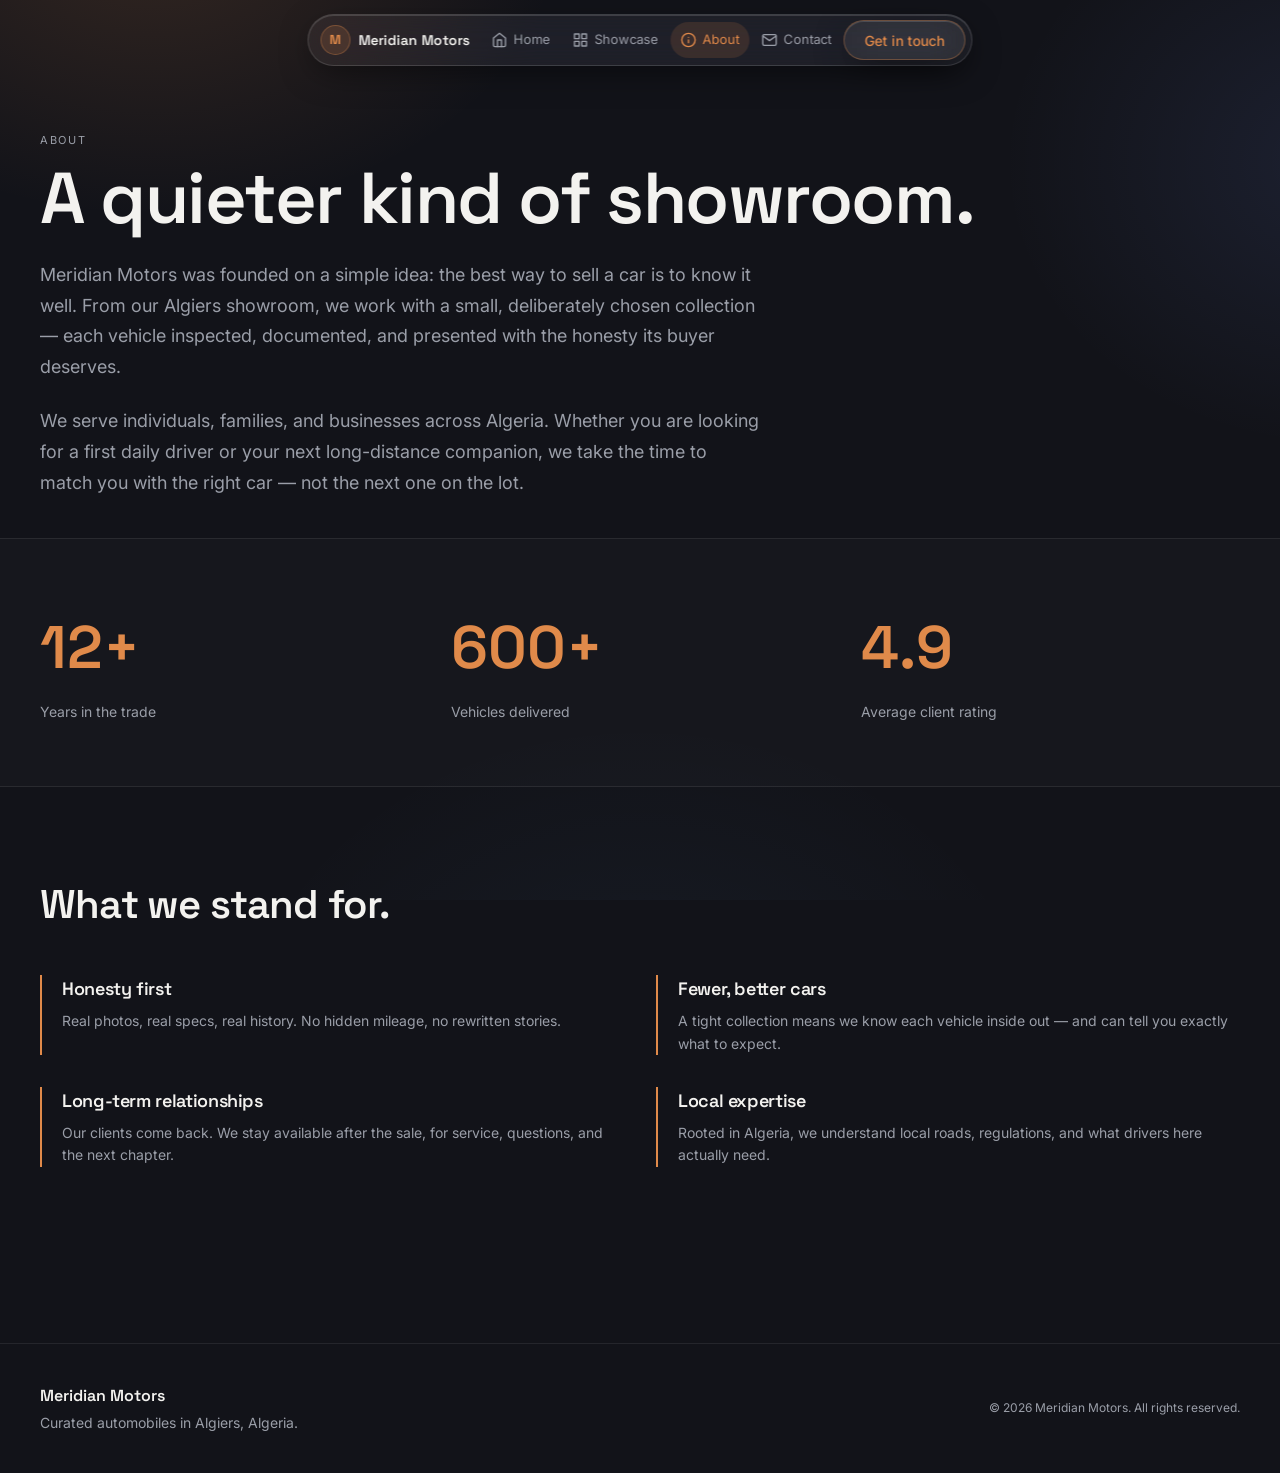
<file: about.html>
<!DOCTYPE html>
<html lang="en">
<head>
  <meta charset="UTF-8" />
  <meta name="viewport" content="width=device-width, initial-scale=1" />
  <title>About — Meridian Motors</title>
  <meta name="description" content="Meridian Motors is an Algiers-based automobile house curating luxury, sport, and utility vehicles across Algeria." />
  <link rel="preconnect" href="https://fonts.googleapis.com" />
  <link rel="preconnect" href="https://fonts.gstatic.com" crossorigin />
  <link rel="stylesheet" href="https://fonts.googleapis.com/css2?family=Inter:wght@400;500;600&family=Space+Grotesk:wght@500;600;700&display=swap" />
  <link rel="stylesheet" href="styles.css" />
</head>
<body>

  <!-- Preloader -->
  <div class="preloader" id="preloader">
    <div class="preloader-mark">M</div>
  </div>

  <header class="site-header">
    <div class="container header-inner">
      <a href="index.html" class="brand">
        <div class="brand-mark">M</div>
        <span class="brand-name">Meridian Motors</span>
      </a>
      <nav class="nav">
        <a href="index.html"><svg width="16" height="16" viewBox="0 0 24 24" fill="none" stroke="currentColor" stroke-width="2" stroke-linecap="round" stroke-linejoin="round"><path d="M3 9l9-7 9 7v11a2 2 0 0 1-2 2H5a2 2 0 0 1-2-2z"/><polyline points="9 22 9 12 15 12 15 22"/></svg><span class="label">Home</span></a>
        <a href="showcase.html"><svg width="16" height="16" viewBox="0 0 24 24" fill="none" stroke="currentColor" stroke-width="2" stroke-linecap="round" stroke-linejoin="round"><rect x="3" y="3" width="7" height="7"/><rect x="14" y="3" width="7" height="7"/><rect x="14" y="14" width="7" height="7"/><rect x="3" y="14" width="7" height="7"/></svg><span class="label">Showcase</span></a>
        <a href="about.html" class="active"><svg width="16" height="16" viewBox="0 0 24 24" fill="none" stroke="currentColor" stroke-width="2" stroke-linecap="round" stroke-linejoin="round"><circle cx="12" cy="12" r="10"/><line x1="12" y1="16" x2="12" y2="12"/><line x1="12" y1="8" x2="12.01" y2="8"/></svg><span class="label">About</span></a>
        <a href="contact.html"><svg width="16" height="16" viewBox="0 0 24 24" fill="none" stroke="currentColor" stroke-width="2" stroke-linecap="round" stroke-linejoin="round"><path d="M4 4h16c1.1 0 2 .9 2 2v12c0 1.1-.9 2-2 2H4c-1.1 0-2-.9-2-2V6c0-1.1.9-2 2-2z"/><polyline points="22,6 12,13 2,6"/></svg><span class="label">Contact</span></a>
      </nav>
      <a href="contact.html" class="btn btn-primary btn-cta">Get in touch</a>
      <button class="menu-toggle" aria-label="Toggle menu">
        <svg width="20" height="20" viewBox="0 0 24 24" fill="none" stroke="currentColor" stroke-width="2" stroke-linecap="round" stroke-linejoin="round"><line x1="3" y1="12" x2="21" y2="12"/><line x1="3" y1="6" x2="21" y2="6"/><line x1="3" y1="18" x2="21" y2="18"/></svg>
      </button>
    </div>
    <div class="mobile-nav">
      <nav>
        <a href="index.html"><svg width="16" height="16" viewBox="0 0 24 24" fill="none" stroke="currentColor" stroke-width="2" stroke-linecap="round" stroke-linejoin="round"><path d="M3 9l9-7 9 7v11a2 2 0 0 1-2 2H5a2 2 0 0 1-2-2z"/><polyline points="9 22 9 12 15 12 15 22"/></svg><span class="label">Home</span></a>
        <a href="showcase.html"><svg width="16" height="16" viewBox="0 0 24 24" fill="none" stroke="currentColor" stroke-width="2" stroke-linecap="round" stroke-linejoin="round"><rect x="3" y="3" width="7" height="7"/><rect x="14" y="3" width="7" height="7"/><rect x="14" y="14" width="7" height="7"/><rect x="3" y="14" width="7" height="7"/></svg><span class="label">Showcase</span></a>
        <a href="about.html" class="active"><svg width="16" height="16" viewBox="0 0 24 24" fill="none" stroke="currentColor" stroke-width="2" stroke-linecap="round" stroke-linejoin="round"><circle cx="12" cy="12" r="10"/><line x1="12" y1="16" x2="12" y2="12"/><line x1="12" y1="8" x2="12.01" y2="8"/></svg><span class="label">About</span></a>
        <a href="contact.html"><svg width="16" height="16" viewBox="0 0 24 24" fill="none" stroke="currentColor" stroke-width="2" stroke-linecap="round" stroke-linejoin="round"><path d="M4 4h16c1.1 0 2 .9 2 2v12c0 1.1-.9 2-2 2H4c-1.1 0-2-.9-2-2V6c0-1.1.9-2 2-2z"/><polyline points="22,6 12,13 2,6"/></svg><span class="label">Contact</span></a>
      </nav>
    </div>
  </header>

  <main>
    <section class="container page-header">
      <div class="section-eyebrow">About</div>
      <h1>A quieter kind of showroom.</h1>
      <div class="prose">
        <p>Meridian Motors was founded on a simple idea: the best way to sell a car is to know it well. From our Algiers showroom, we work with a small, deliberately chosen collection — each vehicle inspected, documented, and presented with the honesty its buyer deserves.</p>
        <p>We serve individuals, families, and businesses across Algeria. Whether you are looking for a first daily driver or your next long-distance companion, we take the time to match you with the right car — not the next one on the lot.</p>
      </div>
    </section>

    <section class="bar">
      <div class="container stats">
        <div>
          <div class="stat-kpi">12+</div>
          <div class="stat-label">Years in the trade</div>
        </div>
        <div>
          <div class="stat-kpi">600+</div>
          <div class="stat-label">Vehicles delivered</div>
        </div>
        <div>
          <div class="stat-kpi">4.9</div>
          <div class="stat-label">Average client rating</div>
        </div>
      </div>
    </section>

    <section class="container section">
      <h2 class="section-title">What we stand for.</h2>
      <div class="principles">
        <div class="principle">
          <h3>Honesty first</h3>
          <p>Real photos, real specs, real history. No hidden mileage, no rewritten stories.</p>
        </div>
        <div class="principle">
          <h3>Fewer, better cars</h3>
          <p>A tight collection means we know each vehicle inside out — and can tell you exactly what to expect.</p>
        </div>
        <div class="principle">
          <h3>Long-term relationships</h3>
          <p>Our clients come back. We stay available after the sale, for service, questions, and the next chapter.</p>
        </div>
        <div class="principle">
          <h3>Local expertise</h3>
          <p>Rooted in Algeria, we understand local roads, regulations, and what drivers here actually need.</p>
        </div>
      </div>
    </section>
  </main>

  <footer class="site-footer">
    <div class="container footer-inner">
      <div>
        <div class="footer-brand-name">Meridian Motors</div>
        <div class="footer-tag">Curated automobiles in Algiers, Algeria.</div>
      </div>
      <div class="footer-copy">© <span id="year"></span> Meridian Motors. All rights reserved.</div>
    </div>
  </footer>

  <script>document.getElementById("year").textContent = new Date().getFullYear();</script>
  <script src="script.js"></script>
</body>
</html>
</file>
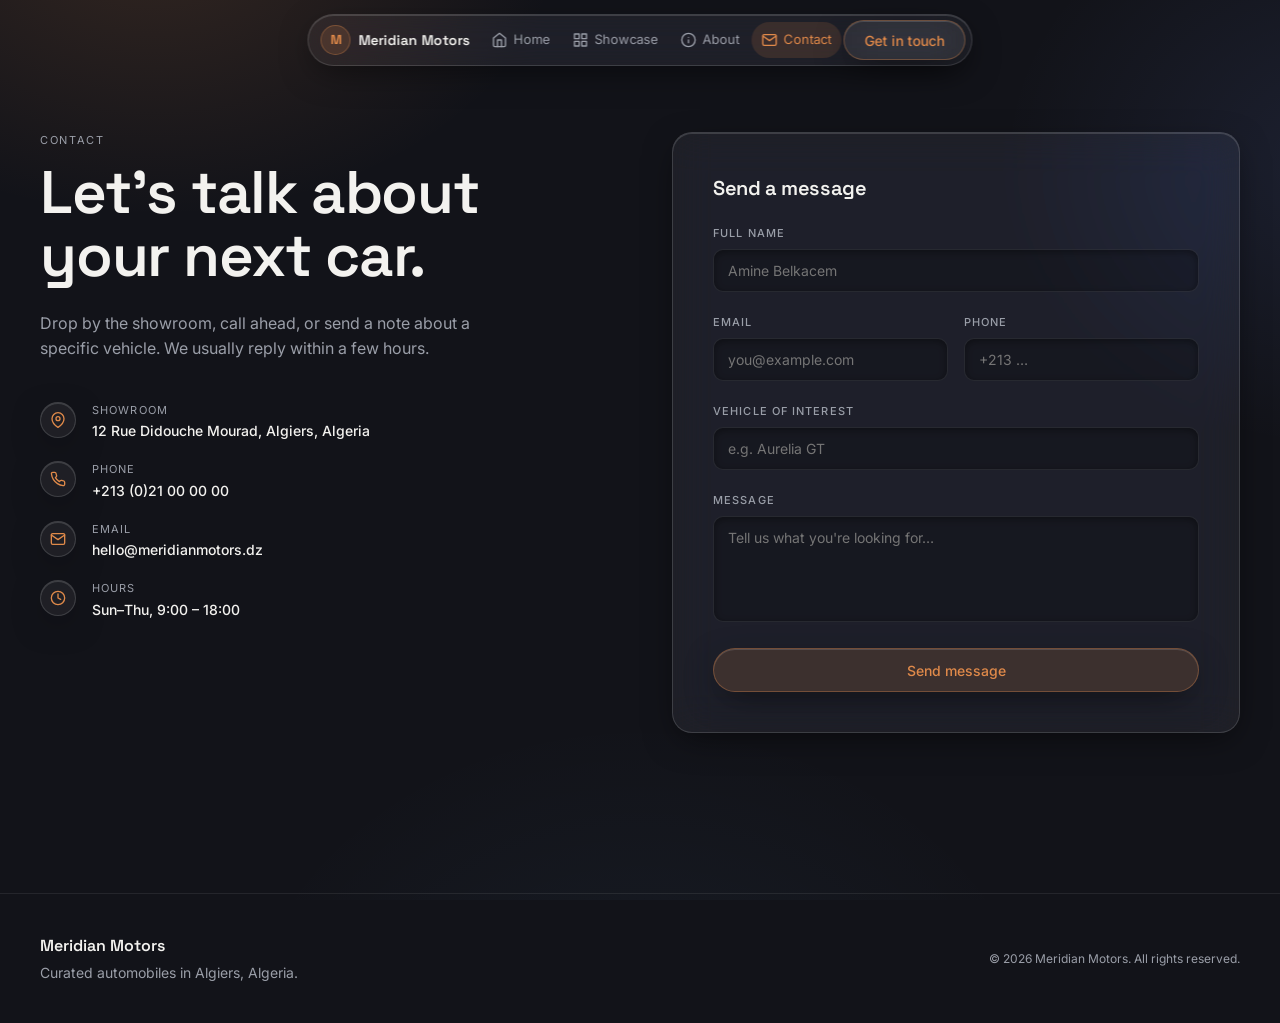
<file: contact.html>
<!DOCTYPE html>
<html lang="en">
<head>
  <meta charset="UTF-8" />
  <meta name="viewport" content="width=device-width, initial-scale=1" />
  <title>Contact — Meridian Motors</title>
  <meta name="description" content="Get in touch with Meridian Motors in Algiers. Visit the showroom, call, or send a message about a vehicle in our collection." />
  <link rel="preconnect" href="https://fonts.googleapis.com" />
  <link rel="preconnect" href="https://fonts.gstatic.com" crossorigin />
  <link rel="stylesheet" href="https://fonts.googleapis.com/css2?family=Inter:wght@400;500;600&family=Space+Grotesk:wght@500;600;700&display=swap" />
  <link rel="stylesheet" href="styles.css" />
</head>
<body>

  <!-- Preloader -->
  <div class="preloader" id="preloader">
    <div class="preloader-mark">M</div>
  </div>

  <header class="site-header">
    <div class="container header-inner">
      <a href="index.html" class="brand">
        <div class="brand-mark">M</div>
        <span class="brand-name">Meridian Motors</span>
      </a>
      <nav class="nav">
        <a href="index.html"><svg width="16" height="16" viewBox="0 0 24 24" fill="none" stroke="currentColor" stroke-width="2" stroke-linecap="round" stroke-linejoin="round"><path d="M3 9l9-7 9 7v11a2 2 0 0 1-2 2H5a2 2 0 0 1-2-2z"/><polyline points="9 22 9 12 15 12 15 22"/></svg><span class="label">Home</span></a>
        <a href="showcase.html"><svg width="16" height="16" viewBox="0 0 24 24" fill="none" stroke="currentColor" stroke-width="2" stroke-linecap="round" stroke-linejoin="round"><rect x="3" y="3" width="7" height="7"/><rect x="14" y="3" width="7" height="7"/><rect x="14" y="14" width="7" height="7"/><rect x="3" y="14" width="7" height="7"/></svg><span class="label">Showcase</span></a>
        <a href="about.html"><svg width="16" height="16" viewBox="0 0 24 24" fill="none" stroke="currentColor" stroke-width="2" stroke-linecap="round" stroke-linejoin="round"><circle cx="12" cy="12" r="10"/><line x1="12" y1="16" x2="12" y2="12"/><line x1="12" y1="8" x2="12.01" y2="8"/></svg><span class="label">About</span></a>
        <a href="contact.html" class="active"><svg width="16" height="16" viewBox="0 0 24 24" fill="none" stroke="currentColor" stroke-width="2" stroke-linecap="round" stroke-linejoin="round"><path d="M4 4h16c1.1 0 2 .9 2 2v12c0 1.1-.9 2-2 2H4c-1.1 0-2-.9-2-2V6c0-1.1.9-2 2-2z"/><polyline points="22,6 12,13 2,6"/></svg><span class="label">Contact</span></a>
      </nav>
      <a href="contact.html" class="btn btn-primary btn-cta">Get in touch</a>
      <button class="menu-toggle" aria-label="Toggle menu">
        <svg width="20" height="20" viewBox="0 0 24 24" fill="none" stroke="currentColor" stroke-width="2" stroke-linecap="round" stroke-linejoin="round"><line x1="3" y1="12" x2="21" y2="12"/><line x1="3" y1="6" x2="21" y2="6"/><line x1="3" y1="18" x2="21" y2="18"/></svg>
      </button>
    </div>
    <div class="mobile-nav">
      <nav>
        <a href="index.html"><svg width="16" height="16" viewBox="0 0 24 24" fill="none" stroke="currentColor" stroke-width="2" stroke-linecap="round" stroke-linejoin="round"><path d="M3 9l9-7 9 7v11a2 2 0 0 1-2 2H5a2 2 0 0 1-2-2z"/><polyline points="9 22 9 12 15 12 15 22"/></svg><span class="label">Home</span></a>
        <a href="showcase.html"><svg width="16" height="16" viewBox="0 0 24 24" fill="none" stroke="currentColor" stroke-width="2" stroke-linecap="round" stroke-linejoin="round"><rect x="3" y="3" width="7" height="7"/><rect x="14" y="3" width="7" height="7"/><rect x="14" y="14" width="7" height="7"/><rect x="3" y="14" width="7" height="7"/></svg><span class="label">Showcase</span></a>
        <a href="about.html"><svg width="16" height="16" viewBox="0 0 24 24" fill="none" stroke="currentColor" stroke-width="2" stroke-linecap="round" stroke-linejoin="round"><circle cx="12" cy="12" r="10"/><line x1="12" y1="16" x2="12" y2="12"/><line x1="12" y1="8" x2="12.01" y2="8"/></svg><span class="label">About</span></a>
        <a href="contact.html" class="active"><svg width="16" height="16" viewBox="0 0 24 24" fill="none" stroke="currentColor" stroke-width="2" stroke-linecap="round" stroke-linejoin="round"><path d="M4 4h16c1.1 0 2 .9 2 2v12c0 1.1-.9 2-2 2H4c-1.1 0-2-.9-2-2V6c0-1.1.9-2 2-2z"/><polyline points="22,6 12,13 2,6"/></svg><span class="label">Contact</span></a>
      </nav>
    </div>
  </header>

  <main>
    <section class="container contact-grid">
      <div>
        <div class="section-eyebrow">Contact</div>
        <h1 style="font-family:var(--font-display);font-size:clamp(36px,5vw,60px);line-height:1.05;margin-top:12px;">Let's talk about your next car.</h1>
        <p style="margin-top:24px;color:var(--muted-fg);max-width:440px;line-height:1.6;">
          Drop by the showroom, call ahead, or send a note about a specific vehicle. We usually reply within a few hours.
        </p>

        <div class="info-list">
          <div class="info-item">
            <div class="info-icon">
              <svg width="16" height="16" viewBox="0 0 24 24" fill="none" stroke="currentColor" stroke-width="2" stroke-linecap="round" stroke-linejoin="round"><path d="M21 10c0 7-9 13-9 13s-9-6-9-13a9 9 0 0 1 18 0z"/><circle cx="12" cy="10" r="3"/></svg>
            </div>
            <div>
              <div class="info-label">Showroom</div>
              <div class="info-value">12 Rue Didouche Mourad, Algiers, Algeria</div>
            </div>
          </div>
          <div class="info-item">
            <div class="info-icon">
              <svg width="16" height="16" viewBox="0 0 24 24" fill="none" stroke="currentColor" stroke-width="2" stroke-linecap="round" stroke-linejoin="round"><path d="M22 16.92v3a2 2 0 0 1-2.18 2 19.79 19.79 0 0 1-8.63-3.07 19.5 19.5 0 0 1-6-6 19.79 19.79 0 0 1-3.07-8.67A2 2 0 0 1 4.11 2h3a2 2 0 0 1 2 1.72 12.84 12.84 0 0 0 .7 2.81 2 2 0 0 1-.45 2.11L8.09 9.91a16 16 0 0 0 6 6l1.27-1.27a2 2 0 0 1 2.11-.45 12.84 12.84 0 0 0 2.81.7A2 2 0 0 1 22 16.92z"/></svg>
            </div>
            <div>
              <div class="info-label">Phone</div>
              <div class="info-value">+213 (0)21 00 00 00</div>
            </div>
          </div>
          <div class="info-item">
            <div class="info-icon">
              <svg width="16" height="16" viewBox="0 0 24 24" fill="none" stroke="currentColor" stroke-width="2" stroke-linecap="round" stroke-linejoin="round"><path d="M4 4h16c1.1 0 2 .9 2 2v12c0 1.1-.9 2-2 2H4c-1.1 0-2-.9-2-2V6c0-1.1.9-2 2-2z"/><polyline points="22,6 12,13 2,6"/></svg>
            </div>
            <div>
              <div class="info-label">Email</div>
              <div class="info-value">hello@meridianmotors.dz</div>
            </div>
          </div>
          <div class="info-item">
            <div class="info-icon">
              <svg width="16" height="16" viewBox="0 0 24 24" fill="none" stroke="currentColor" stroke-width="2" stroke-linecap="round" stroke-linejoin="round"><circle cx="12" cy="12" r="10"/><polyline points="12 6 12 12 16 14"/></svg>
            </div>
            <div>
              <div class="info-label">Hours</div>
              <div class="info-value">Sun–Thu, 9:00 – 18:00</div>
            </div>
          </div>
        </div>
      </div>

      <div class="form-card" id="form-card">
        <form id="contact-form">
          <h2>Send a message</h2>
          <label class="field">
            <span class="field-label">Full name</span>
            <input required placeholder="Amine Belkacem" />
          </label>
          <div class="field-row">
            <label class="field">
              <span class="field-label">Email</span>
              <input required type="email" placeholder="you@example.com" />
            </label>
            <label class="field">
              <span class="field-label">Phone</span>
              <input placeholder="+213 …" />
            </label>
          </div>
          <label class="field">
            <span class="field-label">Vehicle of interest</span>
            <input placeholder="e.g. Aurelia GT" />
          </label>
          <label class="field">
            <span class="field-label">Message</span>
            <textarea required rows="4" placeholder="Tell us what you're looking for…"></textarea>
          </label>
          <button type="submit" class="form-submit">Send message</button>
        </form>
      </div>
    </section>
  </main>

  <footer class="site-footer">
    <div class="container footer-inner">
      <div>
        <div class="footer-brand-name">Meridian Motors</div>
        <div class="footer-tag">Curated automobiles in Algiers, Algeria.</div>
      </div>
      <div class="footer-copy">© <span id="year"></span> Meridian Motors. All rights reserved.</div>
    </div>
  </footer>

  <script>document.getElementById("year").textContent = new Date().getFullYear();</script>
  <script src="script.js"></script>
</body>
</html>
</file>
<file: styles.css>
/* Meridian Motors — static site styles (dark glassmorphism theme) */
:root {
  /* Core surface */
  --bg: #121319;
  --bg-rgb: 18, 19, 25;
  --fg: #f3f2ef;
  --muted-bg: #1a1c24;
  --muted-fg: #9a9ea8;
  --card: #1c1e26;
  --border: rgba(255, 255, 255, 0.08);
  --primary: #f3f2ef;
  --primary-fg: #14151a;
  --accent: #e08a4a;
  --accent-rgb: 224, 138, 74;
  --radius: 20px;
  --radius-sm: 14px;

  /* Glass surface tokens */
  --glass-bg: rgba(255, 255, 255, 0.055);
  --glass-bg-strong: rgba(255, 255, 255, 0.11);
  --glass-border: rgba(255, 255, 255, 0.14);
  --glass-blur: 20px;
  --glass-shadow: 0 10px 34px -8px rgba(0, 0, 0, 0.55);
  --glass-inset: inset 0 1px 0 rgba(255, 255, 255, 0.14);
  --glass-recess-bg: rgba(0, 0, 0, 0.22);
  --glass-recess-border: rgba(255, 255, 255, 0.07);
  --glass-recess-shadow: inset 0 2px 8px rgba(0, 0, 0, 0.4);

  --shadow: 0 24px 60px -20px rgba(0, 0, 0, 0.6);
  --font-display: "Space Grotesk", ui-sans-serif, system-ui, sans-serif;
  --font-sans: "Inter", ui-sans-serif, system-ui, sans-serif;
}

* { box-sizing: border-box; margin: 0; padding: 0; }
html { scroll-behavior: smooth; }
body {
  font-family: var(--font-sans);
  background: var(--bg);
  color: var(--fg);
  -webkit-font-smoothing: antialiased;
  line-height: 1.5;
  position: relative;
  min-height: 100vh;
}
/* Soft ambient color blobs behind the page so glass surfaces have something to refract */
body::before {
  content: "";
  position: fixed;
  inset: 0;
  z-index: -1;
  background:
    radial-gradient(680px 480px at 12% -8%, rgba(var(--accent-rgb), 0.16), transparent 60%),
    radial-gradient(620px 520px at 105% 18%, rgba(120, 150, 255, 0.10), transparent 55%),
    radial-gradient(700px 600px at 50% 120%, rgba(120, 190, 255, 0.06), transparent 60%),
    var(--bg);
  pointer-events: none;
}
h1, h2, h3, h4 {
  font-family: var(--font-display);
  letter-spacing: -0.02em;
  font-weight: 600;
}
a { color: inherit; text-decoration: none; }
img { max-width: 100%; display: block; }
button { font: inherit; cursor: pointer; border: none; background: none; color: inherit; }

.container { max-width: 1200px; margin: 0 auto; padding: 0 clamp(16px, 5vw, 24px); }

/* ============ Header — floating centered glass island ============ */
.site-header {
  position: fixed;
  top: 14px; left: 50%;
  transform: translateX(-50%);
  z-index: 50;
  width: max-content;
  max-width: calc(100vw - 32px);
}
.header-inner {
  display: flex; align-items: center; gap: 2px;
  height: 52px;
  padding: 6px 6px 6px 6px;
  background: var(--glass-bg);
  backdrop-filter: blur(var(--glass-blur)) saturate(180%);
  -webkit-backdrop-filter: blur(var(--glass-blur)) saturate(180%);
  border: 1px solid var(--glass-border);
  border-radius: 999px;
  box-shadow: var(--glass-shadow), var(--glass-inset);
}
.brand { display: flex; align-items: center; gap: 8px; padding: 0 10px 0 6px; flex-shrink: 0; }
.brand-mark {
  height: 30px; width: 30px; border-radius: 999px;
  background: rgba(var(--accent-rgb), 0.16);
  border: 1px solid rgba(var(--accent-rgb), 0.35);
  color: var(--accent);
  display: grid; place-items: center;
  font-family: var(--font-display); font-weight: 700; font-size: 13px;
}
.brand-name { font-family: var(--font-display); font-weight: 600; font-size: 14px; display: none; white-space: nowrap; }

.nav { display: flex; align-items: center; gap: 2px; }
.nav a {
  display: flex; align-items: center; gap: 6px;
  font-size: 13px; color: var(--muted-fg);
  padding: 8px 10px;
  border-radius: 999px;
  transition: color .2s, background .2s;
  white-space: nowrap;
}
.nav a svg { flex-shrink: 0; }
.nav a .label { display: none; }
.nav a:hover { color: var(--fg); background: var(--glass-bg-strong); }
.nav a.active { color: var(--accent); background: rgba(var(--accent-rgb), 0.14); }

.btn {
  display: inline-flex; align-items: center; gap: 8px;
  height: 40px; padding: 0 20px;
  border-radius: 999px; font-size: 14px; font-weight: 500;
  background: var(--glass-bg);
  backdrop-filter: blur(var(--glass-blur)) saturate(160%);
  -webkit-backdrop-filter: blur(var(--glass-blur)) saturate(160%);
  border: 1px solid var(--glass-border);
  box-shadow: var(--glass-shadow), var(--glass-inset);
  transition: box-shadow .2s, background .2s, color .2s, transform .15s;
}
.btn:hover { background: var(--glass-bg-strong); }
.btn:active { box-shadow: var(--glass-recess-shadow); transform: translateY(1px); }
.btn-primary { color: var(--accent); border-color: rgba(var(--accent-rgb), 0.35); }
.btn-primary:hover { color: #f0a56f; }
.btn-outline { color: var(--fg); }
.btn-outline:hover { color: var(--accent); }

.nav-cta {
  display: grid; place-items: center; flex-shrink: 0;
  height: 40px; width: 40px; margin-left: 4px;
  border-radius: 999px;
  background: rgba(var(--accent-rgb), 0.16);
  border: 1px solid rgba(var(--accent-rgb), 0.35);
  color: var(--accent);
  transition: background .2s, color .2s;
}
.nav-cta:hover { background: rgba(var(--accent-rgb), 0.28); }

@media (min-width: 640px) {
  .nav a .label { display: inline; }
}
@media (min-width: 860px) {
  .brand-name { display: inline; }
}

/* ============ Mobile nav toggle + dropdown ============
   Hidden by default (desktop). Below 640px the primary nav + CTA collapse
   into a single hamburger button that reveals a dropdown menu. */
.menu-toggle {
  display: none;
  flex-shrink: 0;
  height: 40px; width: 40px;
  margin-left: 4px;
  align-items: center; justify-content: center;
  border-radius: 999px;
  background: var(--glass-bg);
  border: 1px solid var(--glass-border);
  transition: background .2s;
}
.menu-toggle:hover { background: var(--glass-bg-strong); }

.mobile-nav {
  display: none;
}

@media (max-width: 639px) {
  .nav { display: none; }
  .btn-cta { display: none; }
  .menu-toggle { display: flex; }

  .mobile-nav {
    display: block;
    position: fixed;
    top: 76px; left: 50%;
    transform: translateX(-50%) translateY(-8px);
    z-index: 49;
    width: calc(100vw - 32px);
    max-width: 320px;
    background: var(--glass-bg-strong);
    backdrop-filter: blur(var(--glass-blur)) saturate(180%);
    -webkit-backdrop-filter: blur(var(--glass-blur)) saturate(180%);
    border: 1px solid var(--glass-border);
    border-radius: var(--radius-sm);
    box-shadow: var(--glass-shadow), var(--glass-inset);
    padding: 8px;
    opacity: 0;
    pointer-events: none;
    transition: opacity .2s ease, transform .2s ease;
  }
  .mobile-nav.open {
    opacity: 1;
    pointer-events: auto;
    transform: translateX(-50%) translateY(0);
  }
  .mobile-nav nav { display: flex; flex-direction: column; gap: 2px; }
  .mobile-nav nav a {
    display: flex; align-items: center; gap: 10px;
    padding: 12px 14px;
    border-radius: 12px;
    font-size: 14px; color: var(--muted-fg);
    transition: color .2s, background .2s;
  }
  .mobile-nav nav a:hover { color: var(--fg); background: rgba(255, 255, 255, 0.06); }
  .mobile-nav nav a.active { color: var(--accent); background: rgba(var(--accent-rgb), 0.14); }
}

/* ============ Hero — full-bleed 3D background with copy overlaid ============ */
.hero {
  position: relative;
  min-height: 100vh;
  overflow: hidden;
  display: flex;
  align-items: center;
}

/* 3D scene fills the entire hero as a background layer */
.hero-visual {
  position: absolute;
  inset: 0;
  z-index: 0;
}
.hero-visual .frame {
  width: 100%; height: 100%;
  border-radius: 0; overflow: hidden;
  background: var(--muted-bg);
}

/* Low-opacity scrim between the 3D scene and the text, for legibility */
.hero-overlay {
  position: absolute;
  inset: 0;
  z-index: 1;
  background: linear-gradient(
    100deg,
    rgba(10, 11, 14, 0.68) 0%,
    rgba(10, 11, 14, 0.4) 38%,
    rgba(10, 11, 14, 0.12) 62%,
    rgba(10, 11, 14, 0.04) 100%
  );
  pointer-events: none;
}

.hero-grid {
  position: relative;
  z-index: 2;
  width: 100%;
}
.hero-copy {
  display: flex; flex-direction: column; justify-content: center;
  padding: 140px 24px 64px;
  cursor: grab;
}
.hero-copy:active { cursor: grabbing; }
@media (min-width: 900px) {
  .hero-copy { padding: 150px clamp(24px, calc((100vw - 1200px) / 2 + 24px), 96px) 96px; max-width: 760px; }
}

/* Glass panel wrapping the hero copy — also acts as an additional drag surface for the 3D turntable */
.hero-glass {
  background: var(--glass-bg);
  backdrop-filter: blur(var(--glass-blur)) saturate(180%);
  -webkit-backdrop-filter: blur(var(--glass-blur)) saturate(180%);
  border: 1px solid var(--glass-border);
  border-radius: var(--radius);
  box-shadow: var(--glass-shadow), var(--glass-inset);
  padding: 32px 28px;
}
@media (min-width: 640px) { .hero-glass { padding: 40px 36px; } }

.eyebrow {
  display: inline-flex; align-items: center; gap: 8px;
  background: rgba(255, 255, 255, 0.06);
  border: 1px solid rgba(255, 255, 255, 0.1);
  backdrop-filter: blur(6px);
  border-radius: 999px; padding: 4px 12px;
  font-size: 12px; color: rgba(243, 242, 239, 0.8);
  width: fit-content;
}
.eyebrow .dot { height: 6px; width: 6px; border-radius: 999px; background: var(--accent); }

.hero h1 {
  margin-top: 20px;
  font-size: clamp(38px, 5.2vw, 64px);
  line-height: 1.03;
  color: #f5f4f2;
  text-shadow: 0 4px 24px rgba(0, 0, 0, 0.35);
}
.hero h1 .muted { color: rgba(243, 242, 239, 0.6); }
.hero p {
  margin-top: 20px; max-width: 440px;
  font-size: 17px; color: rgba(243, 242, 239, 0.75); line-height: 1.6;
}
.hero-cta { margin-top: 28px; display: flex; flex-wrap: wrap; gap: 12px; }
.hero .btn {
  background: rgba(255, 255, 255, 0.08);
  box-shadow: 0 6px 20px rgba(0, 0, 0, 0.4), var(--glass-inset);
  border: 1px solid rgba(255, 255, 255, 0.14);
}

.frame-3d {
  position: relative;
  background: radial-gradient(ellipse at 50% 30%, #14161a 0%, #08090b 75%);
  cursor: grab;
}
.frame-3d:active { cursor: grabbing; }
.frame-3d canvas { width: 100%; height: 100%; display: block; touch-action: none; }
.frame-3d canvas { opacity: 0; transition: opacity .5s ease; }
.frame-3d.is-ready canvas { opacity: 1; }

.frame-3d::before {
  content: "Loading 3D model… " attr(data-pct);
  position: absolute; inset: 0; z-index: 2;
  display: none; align-items: center; justify-content: center;
  font-size: 13px; color: rgba(250, 248, 243, 0.6);
}
.frame-3d.is-loading::before { display: flex; }
.frame-3d.is-error::before {
  content: "Couldn't load the 3D view.";
  display: flex;
}
.hero-card {
  position: absolute; left: -16px; bottom: -24px;
  background: var(--glass-bg-strong);
  backdrop-filter: blur(var(--glass-blur)) saturate(180%);
  -webkit-backdrop-filter: blur(var(--glass-blur)) saturate(180%);
  border: 1px solid var(--glass-border);
  border-radius: var(--radius-sm); padding: 16px; width: 220px;
  box-shadow: var(--glass-shadow), var(--glass-inset);
}
.hero-card .label { font-size: 12px; color: var(--muted-fg); }
.hero-card .title { font-family: var(--font-display); font-weight: 600; margin-top: 4px; }
.hero-card .sub { font-size: 12px; color: var(--muted-fg); margin-top: 2px; }

/* ============ Sections ============ */
.section { padding: 80px 0; }
.section-head {
  display: flex; align-items: flex-end; justify-content: space-between;
  gap: 24px; margin-bottom: 40px; flex-wrap: wrap;
}
.section-eyebrow {
  font-size: 11px; text-transform: uppercase; letter-spacing: 0.15em;
  color: var(--muted-fg);
}
.section-title { font-size: clamp(28px, 4vw, 40px); margin-top: 8px; }

.bar {
  border-top: 1px solid var(--border); border-bottom: 1px solid var(--border);
  background: rgba(255, 255, 255, 0.02);
}
.bar-grid {
  display: grid; gap: 32px; padding: 56px 0;
}
@media (min-width: 768px) { .bar-grid { grid-template-columns: repeat(3, 1fr); } }
.value-icon {
  height: 40px; width: 40px; border-radius: 999px;
  background: var(--glass-bg);
  backdrop-filter: blur(var(--glass-blur)) saturate(160%);
  -webkit-backdrop-filter: blur(var(--glass-blur)) saturate(160%);
  border: 1px solid var(--glass-border);
  box-shadow: var(--glass-shadow), var(--glass-inset);
  display: grid; place-items: center; color: var(--accent);
}
.value h3 { font-size: 18px; margin-top: 16px; }
.value p { margin-top: 8px; font-size: 14px; color: var(--muted-fg); line-height: 1.6; }

/* ============ Cards ============ */
.cards {
  display: grid; gap: 24px;
  grid-template-columns: 1fr;
}
@media (min-width: 640px) { .cards { grid-template-columns: repeat(2, 1fr); } }
@media (min-width: 1000px) { .cards { grid-template-columns: repeat(3, 1fr); } }

.card {
  background: var(--glass-bg);
  backdrop-filter: blur(var(--glass-blur)) saturate(160%);
  -webkit-backdrop-filter: blur(var(--glass-blur)) saturate(160%);
  border: 1px solid var(--glass-border);
  border-radius: var(--radius); overflow: hidden;
  box-shadow: var(--glass-shadow), var(--glass-inset);
  transition: transform .3s, box-shadow .3s, background .3s;
  cursor: pointer;
  display: flex; flex-direction: column;
}
.card:hover { transform: translateY(-3px); background: var(--glass-bg-strong); }
.card-media {
  aspect-ratio: 4/3; overflow: hidden; background: var(--muted-bg);
  position: relative;
}
.card-media img {
  width: 100%; height: 100%; object-fit: cover;
  transition: transform .6s;
}
.card:hover .card-media img { transform: scale(1.05); }
.tag {
  position: absolute; top: 12px; left: 12px;
  background: rgba(20, 21, 26, 0.55);
  backdrop-filter: blur(var(--glass-blur)) saturate(160%);
  -webkit-backdrop-filter: blur(var(--glass-blur)) saturate(160%);
  border: 1px solid var(--glass-border);
  border-radius: 999px; padding: 4px 12px;
  font-size: 12px; font-weight: 500;
}
.card-body { padding: 20px; }
.card-row {
  display: flex; justify-content: space-between; align-items: flex-start; gap: 12px;
}
.card-name { font-family: var(--font-display); font-size: 18px; font-weight: 600; }
.card-sub { font-size: 12px; color: var(--muted-fg); margin-top: 2px; }
.card-price { font-family: var(--font-display); font-weight: 600; text-align: right; white-space: nowrap; color: var(--accent); }
.card-btn {
  margin-top: 16px; width: 100%;
  display: inline-flex; align-items: center; justify-content: space-between;
  border: 1px solid var(--glass-recess-border); border-radius: 10px;
  background: var(--glass-recess-bg);
  box-shadow: var(--glass-recess-shadow);
  padding: 8px 12px; font-size: 14px; font-weight: 500;
  transition: background .2s;
}
.card-btn:hover { background: rgba(0, 0, 0, 0.32); }

/* ============ Filters ============ */
.filters { display: flex; flex-wrap: wrap; gap: 8px; margin-top: 32px; }
.chip {
  border: 1px solid var(--glass-border);
  background: var(--glass-bg);
  backdrop-filter: blur(var(--glass-blur)) saturate(160%);
  -webkit-backdrop-filter: blur(var(--glass-blur)) saturate(160%);
  border-radius: 999px; padding: 6px 16px;
  font-size: 14px; transition: all .2s; color: var(--muted-fg);
}
.chip:hover { color: var(--fg); background: var(--glass-bg-strong); }
.chip.active {
  color: var(--accent);
  background: rgba(var(--accent-rgb), 0.16);
  border-color: rgba(var(--accent-rgb), 0.35);
}

/* ============ Modal Overlay ============ */
.modal-backdrop {
  position: fixed; inset: 0; z-index: 100;
  background: rgba(8, 9, 11, 0.6);
  backdrop-filter: blur(8px);
  opacity: 0; pointer-events: none;
  transition: opacity .25s;
  display: grid; place-items: center;
  padding: 16px;
  overflow-y: auto;
}
.modal-backdrop.open { opacity: 1; pointer-events: auto; }
.modal {
  background: rgba(28, 30, 38, 0.75);
  backdrop-filter: blur(var(--glass-blur)) saturate(180%);
  -webkit-backdrop-filter: blur(var(--glass-blur)) saturate(180%);
  border: 1px solid var(--glass-border);
  border-radius: var(--radius);
  max-width: 900px; width: 100%;
  max-height: 90vh; overflow-y: auto;
  transform: translateY(20px) scale(0.98);
  transition: transform .3s;
  position: relative;
  box-shadow: 0 30px 100px -20px rgba(0,0,0,0.7), var(--glass-inset);
}
.modal-backdrop.open .modal { transform: translateY(0) scale(1); }
.modal-close {
  position: absolute; top: 16px; right: 16px; z-index: 2;
  height: 40px; width: 40px; border-radius: 999px;
  background: var(--glass-bg-strong);
  border: 1px solid var(--glass-border);
  box-shadow: var(--glass-shadow), var(--glass-inset);
  display: grid; place-items: center;
  transition: background .2s;
}
.modal-close:hover { background: rgba(255, 255, 255, 0.18); }
.modal-media { aspect-ratio: 16/10; overflow: hidden; background: var(--muted-bg); }
.modal-media img { width: 100%; height: 100%; object-fit: cover; }
.modal-body { padding: 28px; }
@media (min-width: 640px) { .modal-body { padding: 40px; } }
.modal-head {
  display: flex; justify-content: space-between; align-items: flex-start;
  gap: 16px; flex-wrap: wrap;
}
.modal-head h2 { font-size: clamp(24px, 4vw, 32px); }
.modal-head .sub { color: var(--muted-fg); font-size: 14px; margin-top: 4px; }
.modal-price {
  font-family: var(--font-display); font-size: 22px; font-weight: 600;
  text-align: right; color: var(--accent);
}
.modal-desc {
  margin-top: 20px; color: var(--muted-fg); line-height: 1.7; font-size: 15px;
}
.specs-grid {
  margin-top: 28px;
  display: grid; gap: 12px;
  grid-template-columns: repeat(2, 1fr);
}
@media (min-width: 640px) { .specs-grid { grid-template-columns: repeat(3, 1fr); } }
@media (min-width: 900px) { .specs-grid { grid-template-columns: repeat(4, 1fr); } }
.spec {
  display: flex; gap: 12px; align-items: flex-start;
  background: var(--glass-recess-bg); border-radius: 12px;
  border: 1px solid var(--glass-recess-border);
  box-shadow: var(--glass-recess-shadow);
  padding: 12px 14px;
}
.spec svg { color: var(--muted-fg); flex-shrink: 0; margin-top: 2px; }
.spec-label {
  font-size: 10px; text-transform: uppercase; letter-spacing: 0.1em;
  color: var(--muted-fg);
}
.spec-value { font-size: 14px; font-weight: 500; margin-top: 2px; }

body.modal-open { overflow: hidden; }

/* ============ Pages: About & Contact ============ */
.page-header { padding: 132px 0 40px; }
.page-header h1 { font-size: clamp(40px, 6vw, 72px); margin-top: 12px; line-height: 1.05; }
.prose { max-width: 720px; }
.prose p {
  margin-top: 24px; color: var(--muted-fg);
  font-size: 18px; line-height: 1.7;
}

.stats { display: grid; gap: 32px; padding: 64px 0; }
@media (min-width: 768px) { .stats { grid-template-columns: repeat(3, 1fr); } }
.stat-kpi { font-family: var(--font-display); font-weight: 600; font-size: clamp(48px, 6vw, 60px); color: var(--accent); }
.stat-label { color: var(--muted-fg); font-size: 14px; margin-top: 8px; }

.principles { display: grid; gap: 32px; margin-top: 40px; }
@media (min-width: 640px) { .principles { grid-template-columns: repeat(2, 1fr); } }
.principle { border-left: 2px solid var(--accent); padding-left: 20px; }
.principle h3 { font-size: 18px; }
.principle p { margin-top: 8px; font-size: 14px; color: var(--muted-fg); line-height: 1.6; }

.contact-grid {
  display: grid; gap: 64px; padding: 132px 0 64px;
}
@media (min-width: 900px) { .contact-grid { grid-template-columns: 1fr 1fr; } }

.info-list { margin-top: 40px; display: flex; flex-direction: column; gap: 20px; }
.info-item { display: flex; gap: 16px; align-items: flex-start; }
.info-icon {
  height: 36px; width: 36px; flex-shrink: 0;
  border-radius: 999px; background: var(--glass-bg);
  border: 1px solid var(--glass-border);
  box-shadow: var(--glass-shadow), var(--glass-inset);
  display: grid; place-items: center; color: var(--accent);
}
.info-label { font-size: 11px; text-transform: uppercase; letter-spacing: 0.1em; color: var(--muted-fg); }
.info-value { font-size: 14px; font-weight: 500; margin-top: 2px; }

.form-card {
  background: var(--glass-bg);
  backdrop-filter: blur(var(--glass-blur)) saturate(180%);
  -webkit-backdrop-filter: blur(var(--glass-blur)) saturate(180%);
  border: 1px solid var(--glass-border);
  border-radius: var(--radius); padding: 32px;
  box-shadow: var(--glass-shadow), var(--glass-inset);
}
@media (min-width: 640px) { .form-card { padding: 40px; } }
.form-card h2 { font-size: 20px; margin-bottom: 8px; }
.field { display: block; margin-top: 16px; }
.field-label {
  font-size: 11px; text-transform: uppercase; letter-spacing: 0.1em;
  color: var(--muted-fg); font-weight: 500;
}
.field input, .field textarea {
  width: 100%; margin-top: 6px;
  border: 1px solid var(--glass-recess-border);
  background: var(--glass-recess-bg);
  box-shadow: var(--glass-recess-shadow);
  border-radius: 10px; padding: 10px 14px;
  font: inherit; font-size: 14px; color: var(--fg);
  outline: none; transition: box-shadow .15s, border-color .15s;
}
.field textarea { resize: none; }
.field input:focus, .field textarea:focus {
  border-color: rgba(var(--accent-rgb), 0.5);
  box-shadow: var(--glass-recess-shadow), 0 0 0 2px rgba(var(--accent-rgb), 0.3);
}
.field-row { display: grid; gap: 16px; margin-top: 16px; }
@media (min-width: 640px) { .field-row { grid-template-columns: 1fr 1fr; } .field-row .field { margin-top: 0; } }
.form-submit {
  margin-top: 20px; width: 100%; height: 44px;
  background: rgba(var(--accent-rgb), 0.16); color: var(--accent);
  border: 1px solid rgba(var(--accent-rgb), 0.35);
  border-radius: 999px; font-weight: 500; font-size: 14px;
  box-shadow: var(--glass-shadow), var(--glass-inset);
  transition: background .2s, transform .15s;
}
.form-submit:hover { background: rgba(var(--accent-rgb), 0.26); }
.form-submit:active { transform: translateY(1px); }
.form-success {
  min-height: 400px; display: grid; place-items: center; text-align: center;
}
.form-success .check {
  height: 48px; width: 48px; border-radius: 999px;
  background: rgba(var(--accent-rgb), 0.16); color: var(--accent);
  border: 1px solid rgba(var(--accent-rgb), 0.35);
  box-shadow: var(--glass-shadow), var(--glass-inset);
  display: grid; place-items: center; margin: 0 auto;
}
.form-success h3 { font-size: 20px; margin-top: 20px; }
.form-success p { color: var(--muted-fg); font-size: 14px; margin-top: 8px; max-width: 260px; }

/* ============ Preloader ============ */
.preloader {
  position: fixed; inset: 0; z-index: 999;
  background: var(--bg);
  display: grid; place-items: center;
  transition: opacity .5s ease, visibility .5s ease;
}
.preloader-mark {
  height: 56px; width: 56px; border-radius: 999px;
  background: rgba(var(--accent-rgb), 0.16);
  border: 1px solid rgba(var(--accent-rgb), 0.35);
  color: var(--accent);
  display: grid; place-items: center;
  font-family: var(--font-display); font-weight: 700; font-size: 22px;
  animation: preloader-pulse 1.1s ease-in-out infinite;
}
@keyframes preloader-pulse {
  0%, 100% { transform: scale(1); box-shadow: 0 0 0 0 rgba(var(--accent-rgb), 0.35); }
  50% { transform: scale(1.14); box-shadow: 0 0 0 14px rgba(var(--accent-rgb), 0); }
}
.preloader.loaded { opacity: 0; visibility: hidden; pointer-events: none; }
body.preloading { overflow: hidden; }

/* ============ Footer ============ */
.site-footer {
  border-top: 1px solid var(--border);
  margin-top: 96px;
}
.footer-inner {
  padding: 40px 0;
  display: flex; justify-content: space-between; gap: 24px;
  flex-wrap: wrap; align-items: center;
}
.footer-brand-name { font-family: var(--font-display); font-weight: 600; }
.footer-tag { color: var(--muted-fg); font-size: 14px; margin-top: 4px; }
.footer-copy { font-size: 12px; color: var(--muted-fg); }
</file>
